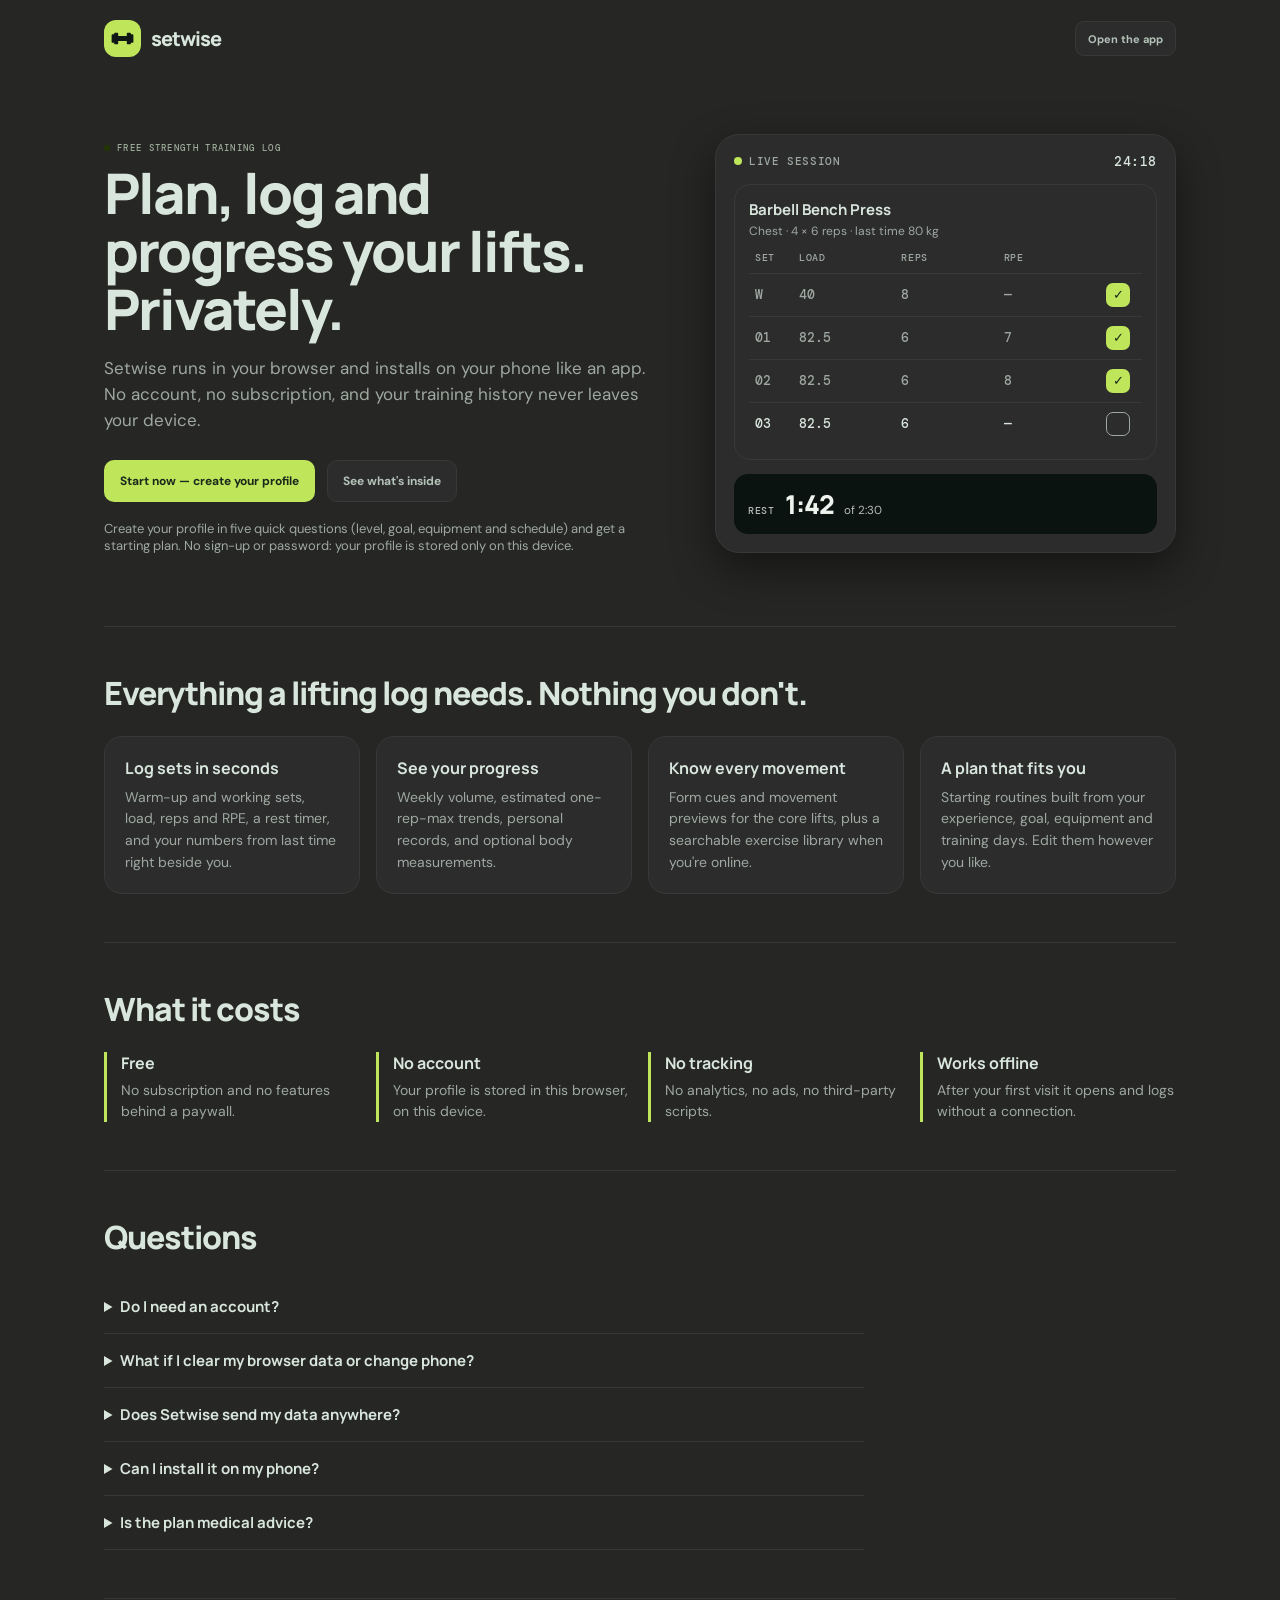
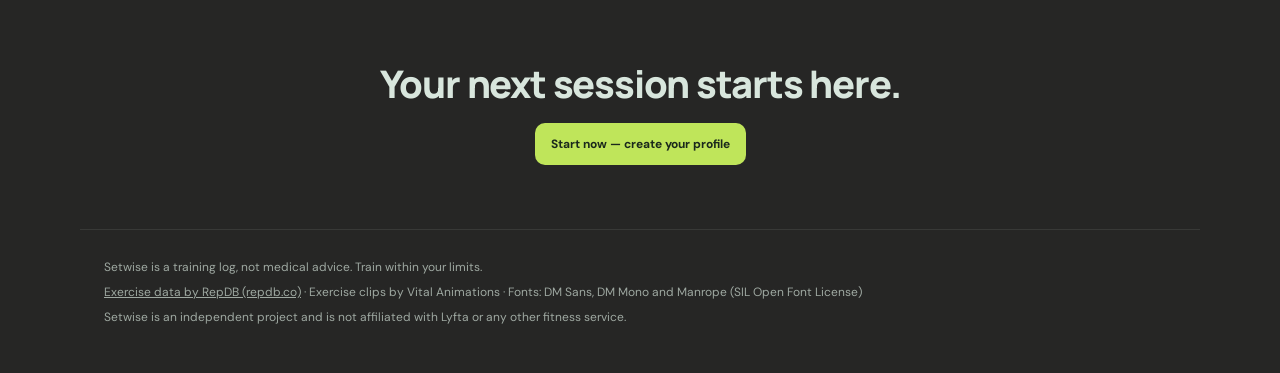
<file: index.html>
<!doctype html>
<html lang="en">
<head>
  <meta charset="utf-8">
  <meta name="viewport" content="width=device-width, initial-scale=1, viewport-fit=cover">
  <meta name="theme-color" content="#0e1310" media="(prefers-color-scheme: dark)">
  <meta name="theme-color" content="#eff1ed" media="(prefers-color-scheme: light)">
  <meta name="theme-color" content="#0e1310">
  <meta name="description" content="Setwise is a free strength training log that runs in your browser and installs on your phone. Plan routines, log sets, track progress. No account, and your training data never leaves your device.">
  <title>Setwise — a free, private strength training log</title>
  <link rel="icon" href="./icon.svg" type="image/svg+xml">
  <link rel="manifest" href="./manifest.webmanifest">
  <script>/* In a browser this page always shows, so everyone can see it and press Start now.
     Only the INSTALLED app skips it: older installs still launch the old start URL "./",
     and opening a marketing page every time you launch an app would be wrong. That case
     is detected by display-mode (standalone) plus stored data, before first paint.
     ?landing=1 shows this page even in the installed app (Settings -> Open home page). */
    try{
      var d=localStorage.getItem("setwise-personal-v1");
      var installed=(window.matchMedia&&matchMedia("(display-mode: standalone)").matches)||navigator.standalone===true;
      if(d!==null&&installed&&!/[?&]landing=1(&|$)/.test(location.search)){location.replace("./app.html"+location.hash);}
      var p=JSON.parse(d||"{}");
      document.documentElement.setAttribute("data-theme",(p.preferences&&p.preferences.theme)==="light"?"light":"dark");
    }catch(e){document.documentElement.setAttribute("data-theme","dark");}</script>
  <link rel="stylesheet" href="./styles.css">
  <link rel="stylesheet" href="./landing.css">
</head>
<body class="landing">
  <header class="lp-header">
    <a class="lp-brand" href="./" aria-label="Setwise home">
      <span class="brand-mark" aria-hidden="true"><svg viewBox="0 0 32 32"><path d="M7 10h3v12H7zM22 10h3v12h-3zM10 14h12v4H10zM4 12h3v8H4zM25 12h3v8h-3z" fill="currentColor"/></svg></span>
      <strong>setwise</strong>
    </a>
    <a class="button button-secondary button-small" href="./app.html">Open the app</a>
  </header>

  <main>
    <section class="lp-hero">
      <div class="lp-hero-copy">
        <p class="eyebrow"><i class="dot"></i>FREE STRENGTH TRAINING LOG</p>
        <h1>Plan, log and progress your lifts. Privately.</h1>
        <p class="lp-lead">Setwise runs in your browser and installs on your phone like an app. No account, no subscription, and your training history never leaves your device.</p>
        <div class="lp-cta">
          <a class="button button-primary" href="./app.html?setup=1" data-start-now>Start now — create your profile</a>
          <a class="button button-secondary" href="#features">See what's inside</a>
        </div>
        <p class="lp-note">Create your profile in five quick questions (level, goal, equipment and schedule) and get a starting plan. No sign-up or password: your profile is stored only on this device.</p>
      </div>

      <!-- Product visual: plain HTML and CSS, deliberately no third-party imagery. -->
      <div class="lp-mock" aria-hidden="true">
        <div class="lp-mock-head">
          <span class="lp-live"><i></i>Live session</span><span class="lp-clock">24:18</span>
        </div>
        <div class="lp-mock-card">
          <div class="lp-mock-title"><strong>Barbell Bench Press</strong><small>Chest · 4 × 6 reps · last time 80 kg</small></div>
          <div class="lp-mock-row lp-mock-labels"><span>SET</span><span>LOAD</span><span>REPS</span><span>RPE</span><span></span></div>
          <div class="lp-mock-row is-done"><span>W</span><span>40</span><span>8</span><span>—</span><span class="lp-tick">✓</span></div>
          <div class="lp-mock-row is-done"><span>01</span><span>82.5</span><span>6</span><span>7</span><span class="lp-tick">✓</span></div>
          <div class="lp-mock-row is-done"><span>02</span><span>82.5</span><span>6</span><span>8</span><span class="lp-tick">✓</span></div>
          <div class="lp-mock-row"><span>03</span><span>82.5</span><span>6</span><span>—</span><span class="lp-box"></span></div>
        </div>
        <div class="lp-mock-rest"><span>Rest</span><strong>1:42</strong><small>of 2:30</small></div>
      </div>
    </section>

    <section class="lp-features" id="features" aria-labelledby="features-title">
      <h2 id="features-title" class="lp-section-title">Everything a lifting log needs. Nothing you don't.</h2>
      <div class="lp-grid">
        <article class="lp-feature">
          <h3>Log sets in seconds</h3>
          <p>Warm-up and working sets, load, reps and RPE, a rest timer, and your numbers from last time right beside you.</p>
        </article>
        <article class="lp-feature">
          <h3>See your progress</h3>
          <p>Weekly volume, estimated one-rep-max trends, personal records, and optional body measurements.</p>
        </article>
        <article class="lp-feature">
          <h3>Know every movement</h3>
          <p>Form cues and movement previews for the core lifts, plus a searchable exercise library when you're online.</p>
        </article>
        <article class="lp-feature">
          <h3>A plan that fits you</h3>
          <p>Starting routines built from your experience, goal, equipment and training days. Edit them however you like.</p>
        </article>
      </div>
    </section>

    <section class="lp-cost" aria-labelledby="cost-title">
      <h2 id="cost-title" class="lp-section-title">What it costs</h2>
      <ul class="lp-cost-list">
        <li><strong>Free</strong><span>No subscription and no features behind a paywall.</span></li>
        <li><strong>No account</strong><span>Your profile is stored in this browser, on this device.</span></li>
        <li><strong>No tracking</strong><span>No analytics, no ads, no third-party scripts.</span></li>
        <li><strong>Works offline</strong><span>After your first visit it opens and logs without a connection.</span></li>
      </ul>
    </section>

    <section class="lp-faq" aria-labelledby="faq-title">
      <h2 id="faq-title" class="lp-section-title">Questions</h2>
      <details><summary>Do I need an account?</summary><p>No. Your profile, routines and history are saved in your browser on this device. There is no sign-up, email or password.</p></details>
      <details><summary>What if I clear my browser data or change phone?</summary><p>Because your data lives only on your device, clearing this site's data deletes it. Use <em>Settings &amp; backup → Export</em> in the app to save a copy, and import it on your new device.</p></details>
      <details><summary>Does Setwise send my data anywhere?</summary><p>Your training data is never uploaded. When you're online, the app downloads exercise illustrations from the RepDB catalog hosted on GitHub; those requests contain none of your training data, but like any web request they reach GitHub's servers.</p></details>
      <details><summary>Can I install it on my phone?</summary><p>Yes. In Chrome or Samsung Internet, open the app and choose <em>Install app</em> or <em>Add to Home screen</em>. On iPhone or iPad, use Safari's Share menu and choose <em>Add to Home Screen</em>.</p></details>
      <details><summary>Is the plan medical advice?</summary><p>No. Setwise suggests starting templates. If you have an injury or a health condition, check with a qualified professional before you start, and stop any movement that causes pain.</p></details>
    </section>

    <section class="lp-final">
      <h2>Your next session starts here.</h2>
      <a class="button button-primary" href="./app.html?setup=1" data-start-now>Start now — create your profile</a>
    </section>
  </main>

  <footer class="lp-footer">
    <p>Setwise is a training log, not medical advice. Train within your limits.</p>
    <p><a href="https://repdb.co" rel="nofollow">Exercise data by RepDB (repdb.co)</a> · Exercise clips by Vital Animations · Fonts: DM Sans, DM Mono and Manrope (SIL Open Font License)</p>
    <p>Setwise is an independent project and is not affiliated with Lyfta or any other fitness service.</p>
  </footer>
</body>
</html>
</file>
<file: styles.css>
/* Self-hosted webfonts (SIL Open Font License, texts in assets/fonts/). Same-origin, so
   no visitor IP reaches a font CDN, and precached by sw.js so they work offline. */
@font-face{font-family:'DM Sans';src:url('./assets/fonts/dm-sans-var.woff2') format('woff2');font-weight:100 1000;font-style:normal;font-display:swap}
@font-face{font-family:Manrope;src:url('./assets/fonts/manrope-var.woff2') format('woff2');font-weight:200 800;font-style:normal;font-display:swap}
@font-face{font-family:'DM Mono';src:url('./assets/fonts/dm-mono-400.woff2') format('woff2');font-weight:400;font-style:normal;font-display:swap}
@font-face{font-family:'DM Mono';src:url('./assets/fonts/dm-mono-500.woff2') format('woff2');font-weight:500;font-style:normal;font-display:swap}
/* Colour tokens, generated from the stylesheet's own palette.
   Each colour is tokenised PER ROLE (s=surface, t=text, b=border) because the same
   light grey can be a page background in one rule and text on a dark card in another;
   those need opposite treatment in dark mode. Dark is the default theme here, and
   [data-theme="light"] restores the original light palette exactly. */
:root{--s1:#262625;--s2:#0a130f;--t1:#f4f7f2;--s3:#bfe55a;--k1:#101714;--t2:#99a59c;--t3:#8d9990;--t4:#a6b1a8;--s4:#111c15;--t5:#ffffff;--s5:#16221b;--t6:#f7faef;--s6:#16231b;--t7:#b8c3b9;--s7:#0f1a13;--b1:#1c261f;--t8:#bfe55a;--t9:#e4eadf;--t10:#9ca89e;--b2:#1e2520;--s8:#1e2d1e;--t11:#97a59c;--t12:#9ca99f;--s9:#17221c;--b3:#383937;--sa10:rgba(14,19,16,.92);--t13:#a0a8a1;--t14:#a2a7a1;--t15:#afbcb3;--t16:#9ca9a0;--s11:#183a00;--t17:#9ba99e;--k2:#1b291c;--s12:#d4f481;--s13:#2c2c2c;--t18:#b4c3b9;--b4:#2e342b;--s14:#2a2a29;--s15:#16241a;--t19:#a4a7a1;--s16:#1b2d1d;--t20:#9baa9e;--s17:#2b2726;--t21:#f29184;--b5:#3f3331;--t22:#9ea8a1;--t23:#9caa98;--s18:#213600;--s19:#0c1912;--t24:#aec07d;--t25:#a8b3aa;--t26:#9fa8a1;--t27:#a0a89e;--t28:#9fa89f;--s20:#20211e;--s21:#213900;--b6:#313a21;--t29:#9da99f;--s22:#252623;--t30:#b2c688;--t31:#9ea8a0;--t32:#a0a8a1;--t33:#9fa8a0;--t34:#b3c688;--t35:#a0a8a0;--t36:#a4a7a2;--t37:#c5df8c;--t38:#c1d0c2;--s23:#233400;--b7:#3a3a39;--b8:#33382c;--s24:#22241d;--t39:#b0c887;--s25:#24211c;--t40:#f0c695;--s26:#1f2224;--t41:#a9c5e3;--t42:#9fa8a0;--b9:#383936;--t43:#9fb480;--t44:#9da99f;--t45:#9baa9c;--b10:#3a3b39;--t46:#99b382;--t47:#9aaa9c;--t48:#a0a8a1;--t49:#a0a8a1;--t50:#a0a8a0;--t51:#a1a89e;--t52:#d8e6dd;--t53:#a0a8a0;--s27:#242523;--t54:#9eb191;--t55:#9fa89f;--t56:#a4b38c;--s28:#252524;--t57:#9ea99f;--t58:#b7cd8b;--t59:#9fa8a0;--t60:#b2c38a;--s29:#242620;--t61:#9cb381;--t62:#9eaca1;--t63:#a0a8a1;--s30:#22251e;--t64:#a2bc7e;--b11:#343733;--sa31:rgba(23,30,25,.6);--t65:#b9ce8f;--t66:#9ea89f;--t67:#9da99e;--t68:#a0a8a1;--t69:#a0a8a1;--s32:#242621;--t70:#9db192;--t71:#9baa92;--s33:#1d2e03;--s34:#2a3410;--b12:#4b5246;--t72:#9daa98;--s35:#282724;--t73:#d2c2a2;--b13:#35392e;--s36:#252722;--t74:#aeca7f;--t75:#9eaa93;--s37:#232422;--t76:#9fa89f;--b14:#353733;--s38:#0e1b12;--t77:#9baa9e;--t78:#cde69f;--t79:#9ea89f;--t80:#9fa89f;--b15:#3b3b3a;--s39:#2a2a2a;--t81:#a3b2a5;--b16:#353833;--b17:#42571f;--s40:#21241c;--t82:#9ab37e;--b18:#383a37;--t83:#9baa9a;--s41:#272824;--b19:#363934;--s42:#292a28;--b20:#393b35;--t84:#9ab37d;--b21:#2b3715;--t85:#9ba99e;--s43:#262725;--t86:#9ea99e;--s44:#252625;--t87:#9ca99e;--b22:#393a39;--t88:#9fa89f;--b23:#33392a;--s45:#292a25;--t89:#9db28a;--b24:#3f3331;--s46:#2b2827;--t90:#e89688;--t91:#9fa8a1;--t92:#acc683;--t93:#9ca99d;--s47:#252420;--t94:#f0cb8c;--b25:#373936;--sa48:rgba(23,30,25,.96);--t95:#9ab37d;--b26:#373934;--s49:#2a2a29;--b27:#373931;--t96:#adc287;--s50:#252624;--t97:#9ea89e;--t98:#a0b67f;--t99:#9da99f;--b28:#3f5812;--b29:#373a36;--t100:#b2c0a6;--t101:#d1e4ad;--s51:#282928;--s52:#232521;--t102:#9fa998;--t103:#9fa996;--s53:#283a01;--s54:#1f211b;--t104:#b0c38b;--s55:#0e1a12;--b30:#373934;--sa56:rgba(23,30,25,.9);--t105:#b1c29a;--b31:#35392f;--sa57:rgba(23,30,25,.94);--t106:#9eb282;--s58:#272824;--s59:#1d1f1a;--s60:#283d02;--t107:#9ea99d;--s61:#262724;--t108:#9da99b;--t109:#9da99e;--s62:#24231f;--t110:#d3b785;--t111:#9ea99e;--t112:#9aa9a0;--t113:#9ca99f;--t114:#c1d2c5;--t115:#a0a8a2;--t116:#f3b273;--t117:#e07c71;--t118:#8fa9d8;--accent:var(--t8);--accent-surface:var(--s3);--ink:var(--t52);--muted:var(--t22);--quiet:var(--t115);--line:var(--b3);--paper:var(--s1);--surface:var(--s13);--nav:var(--s2);--nav-muted:var(--t4);--warn:var(--t116);--danger:var(--t117);--info:var(--t118);--shadow:0 16px 44px rgba(0,0,0,.46);--radius:18px;color-scheme:dark;font-family:'DM Sans',sans-serif;color:var(--ink);background:var(--paper)}
:root[data-theme="light"]{--s1:#f4f5f1;--s2:#101714;--t1:#f4f7f2;--s3:#bfe55a;--k1:#101714;--t2:#849087;--t3:#6f7b72;--t4:#a6b1a8;--s4:#1c2720;--t5:#ffffff;--s5:#25312a;--t6:#f7faef;--s6:#26332b;--t7:#b8c3b9;--s7:#19241d;--b1:#28352c;--t8:#bfe55a;--t9:#e4eadf;--t10:#879389;--b2:#27312a;--s8:#344434;--t11:#829087;--t12:#647067;--s9:#26322b;--b3:#e8ebe6;--sa10:rgba(244,245,241,.92);--t13:#676f68;--t14:#696e68;--t15:#3c473f;--t16:#647067;--s11:#83b84c;--t17:#626f65;--k2:#1b291c;--s12:#cef174;--s13:#ffffff;--t18:#354139;--b4:#c6d2bf;--s14:#fbfcf8;--s15:#26342a;--t19:#6b6e69;--s16:#314332;--t20:#637066;--s17:#fff6f3;--t21:#a5473e;--b5:#f1d8d4;--t22:#666f69;--t23:#647160;--s18:#88aa45;--s19:#16221b;--t24:#aec07d;--t25:#a8b3aa;--t26:#676f69;--t27:#686f66;--t28:#676f67;--s20:#e9ede5;--s21:#8fb546;--b6:#d8e9b5;--t29:#657067;--s22:#f2f5ee;--t30:#5f7436;--t31:#666f68;--t32:#676f68;--t33:#676f68;--t34:#607436;--t35:#686f68;--t36:#6b6e69;--t37:#597622;--t38:#29352a;--s23:#8aa451;--b7:#eff1ed;--b8:#d8e3ca;--s24:#edf3df;--t39:#5c7534;--s25:#f4eddf;--t40:#8b6636;--s26:#e7eef4;--t41:#51708e;--t42:#676f68;--b9:#e8ece5;--t43:#5d743f;--t44:#657067;--t45:#536054;--b10:#f0f2ee;--t46:#597443;--t47:#556357;--t48:#676f68;--t49:#686f69;--t50:#686f68;--t51:#696f66;--t52:#17211b;--t53:#676f68;--s27:#f1f4ed;--t54:#4e6142;--t55:#676f67;--t56:#63724b;--s28:#f2f3f1;--t57:#667067;--t58:#5d7533;--t59:#676f68;--t60:#61743a;--s29:#f0f5e5;--t61:#5c7441;--t62:#4b584e;--t63:#676f68;--s30:#edf4e0;--t64:#5a7637;--b11:#dce2d8;--sa31:rgba(255,255,255,.6);--t65:#5e7535;--t66:#666f67;--t67:#657066;--t68:#686f69;--t69:#676f68;--s32:#f1f5e9;--t70:#33472a;--t71:#63715b;--s33:#718e4b;--s34:#99a96b;--b12:#b7c1af;--t72:#657060;--s35:#f9f6ed;--t73:#7a6c4d;--b13:#dfe8d1;--s36:#f3f7e9;--t74:#58762a;--t75:#66705c;--s37:#f0f2ed;--t76:#676f67;--b14:#dce0d8;--s38:#19261d;--t77:#637065;--t78:#5b752f;--t79:#666f67;--t80:#676f67;--b15:#f4f5f2;--s39:#fbfcfa;--t81:#455247;--b16:#dfe5db;--b17:#91ad60;--s40:#eaf2dc;--t82:#57723c;--b18:#e9ede7;--t83:#637162;--s41:#f5f8ef;--b19:#e4e9df;--s42:#f9fbf6;--b20:#edf2e5;--t84:#526c36;--b21:#c4dc95;--t85:#637065;--s43:#f4f6f1;--t86:#667066;--s44:#f3f5f1;--t87:#647066;--b22:#eef0ed;--t88:#676f67;--b23:#dae6c7;--s45:#f8fcef;--t89:#4b6039;--b24:#f0d6d2;--s46:#fff7f4;--t90:#9b4c41;--t91:#676f69;--t92:#5b7533;--t93:#59655a;--s47:#f5f1e6;--t94:#886829;--b25:#e6e9e4;--sa48:rgba(255,255,255,.96);--t95:#526d37;--b26:#e5eae0;--s49:#fbfcf9;--b27:#e5ebd8;--t96:#5e753a;--s50:#f2f5ef;--t97:#667066;--t98:#5d743e;--t99:#657067;--b28:#8eae51;--b29:#e8ede4;--t100:#637257;--t101:#60743e;--s51:#f8faf6;--s52:#eef3e9;--t102:#667061;--t103:#66705f;--s53:#a3bf64;--s54:#e7eedc;--t104:#5f743c;--s55:#18231c;--b30:#e7ebdf;--sa56:rgba(255,255,255,.88);--t105:#61734b;--b31:#dfe7d3;--sa57:rgba(255,255,255,.94);--t106:#596e3e;--s58:#f5f9ed;--s59:#e5ebdc;--s60:#a9c96b;--t107:#657065;--s61:#f4f7ee;--t108:#647063;--t109:#657066;--s62:#f3f0e5;--t110:#826a37;--t111:#667066;--t112:#627067;--t113:#647067;--t114:#26342a;--t115:#676f69;--t116:#f1a65b;--t117:#d8665a;--t118:#7798cf;--shadow:0 14px 40px rgba(25,37,28,.08);color-scheme:light}

*{box-sizing:border-box}body{margin:0;min-width:320px;min-height:100vh;background:var(--s1);font-size:14px}button,input,select,textarea{font:inherit}button{cursor:pointer}button:focus-visible,input:focus-visible,select:focus-visible,textarea:focus-visible{outline:3px solid rgba(108,144,47,.32);outline-offset:2px}svg{display:block;width:20px;height:20px;fill:none;stroke:currentColor;stroke-width:1.8;stroke-linecap:round;stroke-linejoin:round}.app-shell{min-height:100vh}.sidebar{position:fixed;z-index:15;inset:0 auto 0 0;width:246px;padding:25px 16px 16px;background:var(--s2);color:var(--t1);display:flex;flex-direction:column}.brand{display:flex;align-items:center;gap:11px;margin:0 0 36px 8px;color:inherit;text-decoration:none}.brand-mark{display:grid;place-items:center;width:37px;height:37px;border-radius:12px;background:var(--s3);color:var(--k1)}.brand-mark svg{width:27px;height:27px}.brand-copy{display:flex;flex-direction:column;line-height:1}.brand-copy strong,.mobile-brand strong{font:800 20px Manrope,sans-serif;letter-spacing:-1.1px}.brand-copy small{color:var(--t2);font:500 8px 'DM Mono',monospace;letter-spacing:1px;margin-top:5px}.sidebar-label{padding:0 11px;margin:0 0 10px;color:var(--t3);font:500 9px 'DM Mono',monospace;letter-spacing:1.3px}.primary-nav{display:grid;gap:5px}.nav-link{position:relative;display:flex;align-items:center;gap:12px;width:100%;height:43px;padding:0 12px;border:0;border-radius:10px;background:transparent;color:var(--t4);text-align:left;font-weight:600;font-size:13px;transition:background .18s,color .18s}.nav-link:hover{background:var(--s4);color:var(--t5)}.nav-link.active{background:var(--s5);color:var(--t6)}.nav-link.active:before{content:"";position:absolute;left:0;top:10px;bottom:10px;width:3px;border-radius:0 4px 4px 0;background:var(--s3)}.nav-icon,.top-action-icon span,.icon-button span{display:inline-grid;place-items:center;width:20px;height:20px}.nav-icon svg{width:18px;height:18px}.nav-count{display:grid;place-items:center;margin-left:auto;width:23px;height:20px;border-radius:6px;background:var(--s6);color:var(--t7);font:500 10px 'DM Mono',monospace}.nav-pulse{width:7px;height:7px;margin-left:auto;border-radius:50%;background:var(--s3);box-shadow:0 0 0 4px rgba(191,229,90,.12);display:none}.nav-pulse.on{display:block}.sidebar-bottom{margin-top:auto}.privacy-card{display:flex;gap:10px;align-items:flex-start;margin:0 2px 18px;padding:13px 11px;background:var(--s7);border:1px solid var(--b1);border-radius:12px}.privacy-icon{color:var(--t8);padding-top:1px}.privacy-icon svg{width:17px;height:17px}.privacy-card strong,.privacy-card small{display:block}.privacy-card strong{font-size:11px;color:var(--t9)}.privacy-card small{font-size:10px;color:var(--t10);margin-top:4px}.settings-link{margin-bottom:12px}.profile-row{display:flex;align-items:center;gap:10px;padding:14px 4px 2px;border-top:1px solid var(--b2)}.avatar{display:grid;place-items:center;width:32px;height:32px;border-radius:50%;background:var(--s8);color:var(--t8);font:700 13px Manrope}.profile-copy{flex:1;min-width:0}.profile-copy strong,.profile-copy small{display:block;white-space:nowrap;overflow:hidden;text-overflow:ellipsis}.profile-copy strong{font-size:11px}.profile-copy small{margin-top:4px;color:var(--t11);font-size:10px}.icon-button,.top-action-icon{display:grid;place-items:center;width:33px;height:33px;border:0;border-radius:9px;background:transparent;color:var(--t12)}.icon-button:hover,.top-action-icon:hover{background:var(--s9);color:var(--t5)}.icon-button svg{width:17px;height:17px}.main-area{min-height:100vh;margin-left:246px}.topbar{height:72px;position:sticky;z-index:10;top:0;display:flex;align-items:center;padding:0 40px;border-bottom:1px solid var(--b3);background:var(--sa10);backdrop-filter:blur(14px)}.breadcrumbs{display:flex;align-items:center;gap:11px;font-size:12px}.crumb-root{color:var(--t13)}.crumb-slash{color:var(--t14)}.breadcrumbs strong{font-size:12px;font-weight:700;color:var(--t15)}.top-actions{display:flex;align-items:center;gap:15px;margin-left:auto}.save-indicator{display:flex;align-items:center;gap:6px;color:var(--t16);font-size:10px}.save-indicator i{width:6px;height:6px;border-radius:50%;background:var(--s11)}.top-action-icon{display:none;color:var(--t17)}.button{display:inline-flex;align-items:center;justify-content:center;gap:8px;min-height:42px;padding:0 15px;border:1px solid transparent;border-radius:10px;font-weight:700;font-size:12px;transition:transform .14s,background .18s,border .18s}.button:hover{transform:translateY(-1px)}.button svg{width:16px;height:16px}.button-primary{background:var(--s3);color:var(--k2)}.button-primary:hover{background:var(--s12)}.button-small{min-height:35px;padding:0 12px;font-size:11px;border-radius:9px}.button-secondary{background:var(--s13);border-color:var(--b3);color:var(--t18)}.button-secondary:hover{border-color:var(--b4);background:var(--s14)}.button-dark{background:var(--s15);color:var(--t19)}.button-dark:hover{background:var(--s16)}.button-quiet{background:transparent;color:var(--t20)}.button-danger{background:var(--s17);color:var(--t21);border-color:var(--b5)}.content-wrap{max-width:1500px;margin:0 auto;padding:31px 40px 20px}.page-intro{display:flex;align-items:flex-end;justify-content:space-between;gap:20px;margin-bottom:24px}.page-intro h1{margin:4px 0 4px;font:700 27px Manrope,sans-serif;letter-spacing:-1px}.page-intro p{margin:0;color:var(--t22);font-size:12px}.eyebrow{display:flex;align-items:center;gap:7px;color:var(--t23);font:500 9px 'DM Mono',monospace;letter-spacing:1.3px;text-transform:uppercase}.eyebrow .dot{width:6px;height:6px;background:var(--s18);border-radius:50%}.intro-actions{display:flex;gap:8px}.grid{display:grid;gap:16px}.overview-hero{display:grid;grid-template-columns:minmax(0,1.5fr) minmax(250px,.68fr);gap:16px;margin-bottom:16px}.hero-card{position:relative;display:flex;min-height:232px;overflow:hidden;padding:27px 29px;border-radius:var(--radius);background:var(--s19);color:var(--t5)}.hero-card:after{content:"";position:absolute;right:-25px;top:-128px;width:320px;height:320px;border:1px solid rgba(198,234,116,.15);border-radius:50%;box-shadow:0 0 0 32px rgba(198,234,116,.035),0 0 0 64px rgba(198,234,116,.025)}.hero-content{position:relative;z-index:1;max-width:440px;display:flex;flex-direction:column;align-items:flex-start}.hero-card .eyebrow{color:var(--t24)}.hero-card h2{max-width:390px;margin:14px 0 9px;font:700 27px/1.14 Manrope,sans-serif;letter-spacing:-1.1px}.hero-card p{max-width:385px;margin:0 0 20px;color:var(--t25);font-size:12px;line-height:1.65}.hero-card .button{margin-top:auto}.hero-orbit{position:absolute;right:56px;top:52px;width:130px;height:130px;border:1px solid rgba(213,245,138,.44);border-radius:50%;display:grid;place-items:center;color:var(--t8)}.hero-orbit:before,.hero-orbit:after{content:"";position:absolute;border:1px solid rgba(213,245,138,.24);border-radius:50%}.hero-orbit:before{inset:13px}.hero-orbit:after{inset:27px}.hero-orbit svg{position:relative;z-index:1;width:50px;height:50px;stroke-width:1.4}.hero-orbit span{position:absolute;right:-8px;top:10px;width:13px;height:13px;border-radius:50%;background:var(--s3);box-shadow:0 0 0 5px rgba(191,229,90,.12)}.week-card{display:flex;flex-direction:column;justify-content:space-between;padding:21px 20px;border:1px solid var(--b3);border-radius:var(--radius);background:var(--s13)}.week-card-top{display:flex;align-items:flex-start;justify-content:space-between}.week-card h3{margin:0;font-size:12px}.week-card p{margin:5px 0 0;color:var(--t26);font-size:10px}.week-stats{display:flex;gap:13px;align-items:flex-end}.week-big{font:700 42px/1 Manrope,sans-serif;letter-spacing:-2.5px}.week-big small{font:500 11px 'DM Sans';letter-spacing:0;color:var(--t27);margin-left:4px}.week-target{display:grid;gap:5px;padding-bottom:4px}.week-target strong{font-size:10px}.week-target span{color:var(--t28);font-size:9px}.week-mark{display:flex;gap:8px;margin-top:14px}.week-mark i{height:5px;flex:1;border-radius:6px;background:var(--s20)}.week-mark i.done{background:var(--s21)}.week-mark i.today{box-shadow:0 0 0 2px var(--b6)}.metric-grid{grid-template-columns:repeat(4,minmax(0,1fr));margin-bottom:17px}.metric-card{position:relative;min-height:105px;padding:17px 18px;border:1px solid var(--b3);border-radius:15px;background:var(--s13)}.metric-card .metric-label{display:flex;align-items:center;justify-content:space-between;color:var(--t29);font-size:10px}.metric-card .metric-icon{display:grid;place-items:center;width:27px;height:27px;border-radius:8px;background:var(--s22);color:var(--t30)}.metric-card .metric-icon svg{width:15px;height:15px}.metric-value{margin-top:10px;font:700 24px/1 Manrope,sans-serif;letter-spacing:-.8px}.metric-value small{color:var(--t31);font:500 11px 'DM Sans';letter-spacing:0;margin-left:4px}.metric-sub{margin-top:6px;color:var(--t32);font-size:9px}.dashboard-grid{grid-template-columns:minmax(0,1.4fr) minmax(260px,.8fr);align-items:start}.panel{border:1px solid var(--b3);border-radius:var(--radius);background:var(--s13);overflow:hidden}.panel-head{display:flex;align-items:center;justify-content:space-between;padding:17px 19px 14px}.panel-title{margin:0;font:700 13px Manrope,sans-serif;letter-spacing:-.2px}.panel-subtitle{margin:5px 0 0;color:var(--t33);font-size:10px}.text-action{display:inline-flex;align-items:center;gap:5px;padding:4px 0;border:0;background:transparent;color:var(--t34);font-size:10px;font-weight:700}.text-action svg{width:14px;height:14px}.chart-holder{padding:3px 16px 12px}.chart-svg{width:100%;height:184px;overflow:visible}.chart-svg text{font:9px 'DM Mono',monospace;fill:var(--t35)}.chart-gridline{stroke:var(--t36);stroke-width:1}.chart-area{fill:url(#chartFill)}.chart-line{fill:none;stroke:var(--t37);stroke-width:2.3;stroke-linecap:round;stroke-linejoin:round}.chart-point{fill:var(--t5);stroke:var(--t37);stroke-width:2}.chart-tooltip{fill:var(--t38)}.chart-legend{display:flex;justify-content:space-between;align-items:center;margin:0 18px 16px;color:var(--t35);font-size:9px}.legend-label{display:flex;align-items:center;gap:6px}.legend-dot{width:7px;height:7px;border-radius:50%;background:var(--s23)}.routine-list{display:grid;gap:9px;padding:0 14px 15px}.routine-quick{display:flex;align-items:center;gap:10px;padding:11px;border:1px solid var(--b7);border-radius:12px;transition:border .15s,background .15s}.routine-quick:hover{border-color:var(--b8);background:var(--s14)}.routine-visual{display:grid;place-items:center;flex:none;width:39px;height:39px;border-radius:11px;background:var(--s24);color:var(--t39)}.routine-visual svg{width:19px;height:19px}.routine-quick:nth-child(3n+2) .routine-visual{background:var(--s25);color:var(--t40)}.routine-quick:nth-child(3n) .routine-visual{background:var(--s26);color:var(--t41)}.routine-info{min-width:0;flex:1}.routine-info strong{display:block;overflow:hidden;text-overflow:ellipsis;white-space:nowrap;font-size:11px}.routine-info small{display:block;margin-top:4px;color:var(--t42);font-size:9px}.routine-start{display:grid;place-items:center;width:30px;height:30px;border:1px solid var(--b9);border-radius:9px;background:var(--s13);color:var(--t43)}.routine-start svg{width:15px;height:15px}.empty-routine{padding:21px 15px;text-align:center;color:var(--t44)}.empty-routine strong{display:block;font-size:11px;color:var(--t45)}.empty-routine p{margin:6px 0 11px;font-size:10px;line-height:1.5}.recent-panel{margin-top:16px}.session-list{padding:0 17px 8px}.session-row{display:grid;grid-template-columns:38px minmax(0,1fr) auto auto;align-items:center;gap:12px;padding:11px 0;border-top:1px solid var(--b10)}.session-row:first-child{border-top:0}.session-date{display:grid;place-items:center;width:36px;height:38px;border-radius:9px;background:var(--s22);color:var(--t46);font:500 9px 'DM Mono',monospace;text-align:center;line-height:1.2}.session-main{min-width:0}.session-main strong{display:block;overflow:hidden;text-overflow:ellipsis;white-space:nowrap;font-size:11px}.session-main small{display:block;margin-top:4px;color:var(--t35);font-size:9px}.session-stat{text-align:right;font:500 10px 'DM Mono',monospace;color:var(--t47)}.session-stat small{display:block;margin-top:4px;color:var(--t48);font:400 8px 'DM Sans'}.session-chevron{color:var(--t49)}.session-chevron svg{width:15px;height:15px}.footer{display:flex;justify-content:space-between;gap:15px;padding:24px 1px 7px;color:var(--t50);font:400 8px 'DM Mono',monospace;letter-spacing:.5px}.footer b{margin:0 5px;color:var(--t51)}

/* Routine, exercise, history and metrics */
.section-toolbar{display:flex;align-items:center;gap:9px;flex-wrap:wrap;margin-bottom:16px}.search-box{position:relative;display:flex;align-items:center;flex:1;min-width:210px;max-width:410px}.search-box svg{position:absolute;left:12px;width:16px;height:16px;color:var(--t28)}.search-box input{width:100%;height:39px;padding:0 12px 0 38px;border:1px solid var(--b3);border-radius:10px;background:var(--s13);color:var(--t52);font-size:11px}.filter-select,.field input,.field select,.field textarea,.inline-select{height:39px;padding:0 11px;border:1px solid var(--b3);border-radius:9px;background:var(--s13);color:var(--t18);font-size:11px}.filter-select{min-width:125px}.toolbar-spacer{flex:1}.card-grid{display:grid;grid-template-columns:repeat(3,minmax(0,1fr));gap:13px}.routine-card{position:relative;display:flex;flex-direction:column;min-height:222px;padding:17px;border:1px solid var(--b3);border-radius:15px;background:var(--s13);transition:transform .15s,box-shadow .15s}.routine-card:hover{transform:translateY(-2px);box-shadow:var(--shadow)}.routine-card-top{display:flex;align-items:flex-start;justify-content:space-between}.routine-card .routine-visual{width:42px;height:42px}.routine-menu{display:flex;gap:4px}.small-icon-button{display:grid;place-items:center;width:29px;height:29px;border:0;border-radius:8px;background:transparent;color:var(--t53)}.small-icon-button:hover{background:var(--s27);color:var(--t54)}.small-icon-button svg{width:15px;height:15px}.routine-card h3{margin:14px 0 5px;font:700 15px Manrope,sans-serif;letter-spacing:-.3px}.routine-meta{color:var(--t55);font-size:10px}.routine-card-tags{display:flex;gap:5px;flex-wrap:wrap;margin-top:12px}.tag{display:inline-flex;align-items:center;min-height:22px;padding:0 8px;border-radius:6px;background:var(--s27);color:var(--t56);font-size:9px;font-weight:600}.tag.neutral{background:var(--s28);color:var(--t57)}.routine-card-bottom{display:flex;align-items:center;justify-content:space-between;margin-top:auto;padding-top:15px}.routine-card-bottom small{color:var(--t35);font-size:9px}.exercise-grid{display:grid;grid-template-columns:repeat(3,minmax(0,1fr));gap:10px}.exercise-card{display:flex;align-items:center;gap:11px;padding:13px;border:1px solid var(--b3);border-radius:13px;background:var(--s13)}.exercise-symbol{display:grid;place-items:center;flex:none;width:39px;height:39px;border-radius:11px;background:var(--s27);color:var(--t58)}.exercise-symbol svg{width:20px;height:20px}.exercise-card-main{min-width:0;flex:1}.exercise-card-main strong{display:block;overflow:hidden;text-overflow:ellipsis;white-space:nowrap;font-size:11px}.exercise-card-main small{display:block;overflow:hidden;text-overflow:ellipsis;white-space:nowrap;margin-top:4px;color:var(--t59);font-size:9px}.exercise-card .small-icon-button{flex:none}.muscle-chip{color:var(--t60);background:var(--s29)}.history-row{display:grid;grid-template-columns:42px minmax(0,1fr) auto auto;align-items:center;gap:13px;padding:14px 18px;border-top:1px solid var(--b7)}.history-row:first-child{border-top:0}.date-block{display:grid;place-items:center;width:40px;height:43px;border-radius:10px;background:var(--s22);color:var(--t61);text-align:center;font:500 9px 'DM Mono',monospace;line-height:1.25}.history-copy{min-width:0}.history-copy strong{display:block;font-size:12px}.history-copy small{display:block;margin-top:5px;color:var(--t42);font-size:9px}.history-numbers{display:flex;gap:20px}.history-numbers div{text-align:right;color:var(--t62);font:500 11px 'DM Mono',monospace}.history-numbers small{display:block;margin-top:4px;color:var(--t63);font:400 8px 'DM Sans'}.status-pill{padding:5px 8px;border-radius:6px;background:var(--s30);color:var(--t64);font-size:9px;font-weight:700}.empty-state{padding:46px 20px;text-align:center;border:1px dashed var(--b11);border-radius:15px;background:var(--sa31)}.empty-state-icon{display:grid;place-items:center;margin:0 auto 12px;width:46px;height:46px;border-radius:14px;background:var(--s24);color:var(--t65)}.empty-state-icon svg{width:22px;height:22px}.empty-state h3{margin:0;font:700 14px Manrope,sans-serif}.empty-state p{max-width:360px;margin:7px auto 16px;color:var(--t66);font-size:11px;line-height:1.6}.metric-wide{grid-column:span 2}.metric-side{grid-column:span 1}.chart-controls{display:flex;align-items:center;gap:8px}.body-chart{padding:5px 17px 16px}.body-entry-form{display:grid;grid-template-columns:repeat(5,minmax(0,1fr)) auto;gap:8px;align-items:end;padding:16px;border-bottom:1px solid var(--b7)}.field{display:grid;gap:6px;min-width:0}.field label{color:var(--t67);font-size:9px;font-weight:700}.field input,.field select,.field textarea{width:100%}.field input::placeholder,.field textarea::placeholder{color:var(--t68)}.field textarea{height:auto;min-height:82px;padding:10px;resize:vertical}.measurement-history{padding:0 17px}.measurement-history .history-row{padding:11px 0}.data-empty{padding:18px;color:var(--t69);text-align:center;font-size:10px}.tool-grid{display:grid;grid-template-columns:repeat(2,minmax(0,1fr));gap:15px}.tool-card{padding:19px;border:1px solid var(--b3);border-radius:16px;background:var(--s13)}.tool-card-head{display:flex;gap:11px;align-items:center;margin-bottom:17px}.tool-card-head .routine-visual{width:39px;height:39px}.tool-card-head h3{margin:0;font:700 13px Manrope,sans-serif}.tool-card-head p{margin:4px 0 0;color:var(--t55);font-size:9px}.tool-form{display:grid;grid-template-columns:repeat(2,minmax(0,1fr));gap:10px}.tool-result{margin-top:14px;padding:14px;border-radius:12px;background:var(--s32)}.tool-result strong{display:block;font:700 27px Manrope,sans-serif;letter-spacing:-1px;color:var(--t70)}.tool-result small{display:block;margin-top:4px;color:var(--t71);font-size:9px}.plate-result{display:flex;gap:4px;align-items:center;flex-wrap:wrap;margin-top:13px}.plate{display:grid;place-items:center;min-width:28px;height:36px;padding:0 5px;border-radius:5px;background:var(--s33);color:var(--t5);font:500 9px 'DM Mono',monospace}.plate:nth-child(2n){background:var(--s34)}.bar-badge{padding:8px 10px;border:1px dashed var(--b12);border-radius:6px;color:var(--t72);font:500 9px 'DM Mono',monospace}.disclaimer{margin:15px 0 0;padding:11px 13px;border-radius:10px;background:var(--s35);color:var(--t73);font-size:9px;line-height:1.5}.settings-grid{display:grid;grid-template-columns:minmax(0,1.2fr) minmax(270px,.8fr);gap:15px}.settings-panel{padding:18px 19px}.settings-row{display:flex;align-items:center;justify-content:space-between;gap:18px;padding:14px 0;border-top:1px solid var(--b7)}.settings-row:first-of-type{margin-top:9px}.settings-row strong{display:block;font-size:11px}.settings-row small{display:block;margin-top:4px;color:var(--t55);font-size:9px;line-height:1.5}.backup-actions{display:flex;flex-wrap:wrap;gap:8px;margin-top:14px}.privacy-note{padding:17px;border:1px solid var(--b13);border-radius:14px;background:var(--s36)}.privacy-note h3{display:flex;align-items:center;gap:8px;margin:0 0 8px;font:700 12px Manrope,sans-serif}.privacy-note h3 svg{width:16px;height:16px;color:var(--t74)}.privacy-note p{margin:0;color:var(--t75);font-size:10px;line-height:1.65}.privacy-note .tag{margin-top:13px}.settings-danger{margin-top:15px}.unit-toggle{display:flex;padding:3px;border-radius:8px;background:var(--s37)}.unit-toggle button{height:26px;padding:0 9px;border:0;border-radius:6px;background:transparent;color:var(--t76);font-size:9px;font-weight:700}.unit-toggle button.selected{background:var(--s13);color:var(--t18);box-shadow:0 1px 4px var(--b14)}.trainer-layout{display:grid;grid-template-columns:minmax(0,1fr) 260px;gap:15px;align-items:start}.active-banner{display:flex;align-items:center;justify-content:space-between;gap:16px;margin-bottom:15px;padding:15px 17px;border-radius:14px;background:var(--s38);color:var(--t5)}.active-banner-left{display:flex;align-items:center;gap:12px}.live-indicator{width:9px;height:9px;border-radius:50%;background:var(--s3);box-shadow:0 0 0 5px rgba(191,229,90,.13)}.active-banner h2{margin:0;font:700 15px Manrope,sans-serif}.active-banner small{display:block;margin-top:5px;color:var(--t77);font-size:9px}.workout-clock{color:var(--t78);font:500 13px 'DM Mono',monospace}.trainer-exercise{margin-bottom:11px}.trainer-exercise-head{display:flex;align-items:center;gap:12px;padding:14px 16px;border-bottom:1px solid var(--b7)}.trainer-exercise-head .exercise-symbol{width:35px;height:35px}.trainer-exercise-head .exercise-card-main{flex:1}.trainer-exercise-head strong{font-size:12px}.trainer-exercise-head small{color:var(--t79);font-size:9px}.set-table{width:100%;border-collapse:collapse}.set-table th{padding:9px 8px;color:var(--t80);font:500 8px 'DM Mono',monospace;text-align:center;text-transform:uppercase}.set-table td{padding:6px 7px;text-align:center}.set-table tr+tr td{border-top:1px solid var(--b15)}.set-number{width:34px;color:var(--t80);font:500 9px 'DM Mono',monospace}.set-input{width:72px;height:31px;padding:0 8px;border:1px solid var(--b9);border-radius:7px;background:var(--s39);text-align:center;color:var(--t81);font:500 10px 'DM Mono',monospace}.set-input:focus{background:var(--s13)}.set-done{width:27px;height:27px;border:1px solid var(--b16);border-radius:8px;background:var(--s13);color:transparent}.set-done svg{width:13px;height:13px}.set-done.done{border-color:var(--b17);background:var(--s40);color:var(--t82)}.set-footer{display:flex;justify-content:space-between;align-items:center;padding:7px 14px 11px}.set-footer small{color:var(--t48);font-size:9px}.trainer-actions{display:flex;gap:7px}.trainer-actions button{height:28px;padding:0 9px;border:1px solid var(--b18);border-radius:7px;background:var(--s13);color:var(--t83);font-size:9px}.trainer-actions button:hover{background:var(--s41)}.exercise-picker{padding:15px}.exercise-picker .search-box{max-width:none;margin-bottom:10px}.picker-list{max-height:310px;overflow:auto;display:grid;gap:5px}.picker-item{display:flex;align-items:center;gap:10px;width:100%;padding:9px;border:1px solid transparent;border-radius:9px;background:var(--s13);text-align:left}.picker-item:hover{border-color:var(--b19);background:var(--s42)}.picker-item .exercise-symbol{width:32px;height:32px}.picker-item strong{display:block;font-size:10px}.picker-item small{display:block;margin-top:3px;color:var(--t55);font-size:8px}.trainer-side-card{padding:17px}.trainer-side-card h3{margin:0;font:700 12px Manrope,sans-serif}.trainer-side-card .panel-subtitle{margin-bottom:14px}.rest-clock{display:grid;place-items:center;margin:10px auto 13px;width:116px;height:116px;border:6px solid var(--b20);border-radius:50%;color:var(--t84);font:700 25px Manrope,sans-serif;letter-spacing:-1px}.rest-clock.active{border-color:var(--b21)}.rest-controls{display:flex;justify-content:center;gap:6px}.rest-controls button{min-width:42px;height:31px;border:1px solid var(--b9);border-radius:8px;background:var(--s13);color:var(--t85);font-size:9px}.workout-note{width:100%;min-height:80px;padding:10px;border:1px solid var(--b3);border-radius:9px;resize:vertical;font-size:10px}.training-summary{display:grid;grid-template-columns:repeat(3,1fr);gap:7px;margin:13px 0}.summary-mini{padding:10px 8px;border-radius:9px;background:var(--s43);text-align:center}.summary-mini strong{display:block;font:700 14px Manrope,sans-serif}.summary-mini small{display:block;margin-top:4px;color:var(--t86);font-size:8px}.rest-note{margin:12px 0 0;color:var(--t53);font-size:9px;line-height:1.5}.modal-backdrop{position:fixed;z-index:40;inset:0;display:grid;place-items:center;padding:18px;background:rgba(11,17,13,.52);backdrop-filter:blur(4px)}.modal{width:min(560px,100%);max-height:90vh;overflow:auto;border-radius:17px;background:var(--s13);box-shadow:0 25px 80px rgba(0,0,0,.25)}.modal.modal-wide{width:min(720px,100%)}.modal-head{position:sticky;top:0;z-index:1;display:flex;justify-content:space-between;align-items:center;padding:17px 20px;border-bottom:1px solid var(--b3);background:var(--s13)}.modal-head h2{margin:0;font:700 15px Manrope,sans-serif}.modal-close{display:grid;place-items:center;width:30px;height:30px;border:0;border-radius:8px;background:var(--s44);color:var(--t87)}.modal-close svg{width:15px;height:15px}.modal-body{padding:18px 20px}.modal-footer{display:flex;justify-content:flex-end;gap:8px;padding:13px 20px;border-top:1px solid var(--b22);background:var(--s39)}.form-grid{display:grid;grid-template-columns:repeat(2,minmax(0,1fr));gap:11px}.form-grid .full{grid-column:1/-1}.routine-edit-list{display:grid;gap:7px;margin:14px 0}.routine-edit-row{display:grid;grid-template-columns:minmax(0,1fr) 74px 78px 30px;gap:7px;align-items:center}.routine-edit-row select,.routine-edit-row input{width:100%;height:34px;padding:0 8px;border:1px solid var(--b3);border-radius:8px;background:var(--s13);font-size:9px}.routine-edit-row .small-icon-button{justify-self:center}.modal-hint{margin:5px 0 0;color:var(--t88);font-size:9px;line-height:1.5}.modal .field{margin-bottom:2px}.toast-root{position:fixed;z-index:60;right:22px;bottom:22px;display:grid;gap:8px}.toast{display:flex;align-items:center;gap:9px;min-width:210px;max-width:340px;padding:12px 14px;border:1px solid var(--b23);border-radius:11px;background:var(--s45);color:var(--t89);box-shadow:var(--shadow);font-size:11px;font-weight:600;animation:toast-in .2s ease-out}.toast svg{width:16px;height:16px}.toast.error{border-color:var(--b24);background:var(--s46);color:var(--t90)}@keyframes toast-in{from{opacity:0;transform:translateY(7px)}to{opacity:1;transform:translateY(0)}}.mobile-brand,.mobile-dock{display:none}.subtle{color:var(--t91)}.mono{font-family:'DM Mono',monospace}.accent{color:var(--t92)}.chart-select{height:30px;padding:0 8px;border:1px solid var(--b3);border-radius:7px;background:var(--s13);color:var(--t93);font-size:9px}.pr-list{display:grid;gap:9px;padding:0 17px 17px}.pr-item{display:flex;align-items:center;gap:9px}.pr-medal{display:grid;place-items:center;width:27px;height:27px;border-radius:8px;background:var(--s47);color:var(--t94)}.pr-medal svg{width:14px;height:14px}.pr-copy{flex:1;min-width:0}.pr-copy strong{display:block;overflow:hidden;text-overflow:ellipsis;white-space:nowrap;font-size:10px}.pr-copy small{display:block;margin-top:3px;color:var(--t69);font-size:8px}.pr-value{text-align:right;font:500 10px 'DM Mono',monospace}.pr-value small{display:block;margin-top:3px;color:var(--t69);font:400 8px 'DM Sans'}

@media(max-width:1180px){.sidebar{width:218px}.main-area{margin-left:218px}.topbar{padding:0 28px}.content-wrap{padding:26px 28px 18px}.hero-orbit{right:28px;width:112px;height:112px}.hero-card h2{font-size:24px}.card-grid,.exercise-grid{grid-template-columns:repeat(2,minmax(0,1fr))}.metric-grid{grid-template-columns:repeat(2,minmax(0,1fr))}.body-entry-form{grid-template-columns:repeat(3,minmax(0,1fr))}.body-entry-form .button{align-self:end}.trainer-layout{grid-template-columns:minmax(0,1fr) 230px}}
@media(max-width:900px){.sidebar{width:72px;padding:20px 10px}.brand{justify-content:center;margin:0 0 30px}.brand-copy,.sidebar-label,.nav-link>span:not(.nav-icon):not(.nav-pulse):not(.nav-count),.privacy-card,.profile-copy,.profile-settings,.settings-link .nav-pulse{display:none}.primary-nav{gap:8px}.nav-link{justify-content:center;padding:0;height:43px}.nav-link.active:before{left:-10px}.nav-icon{width:22px;height:22px}.nav-count{position:absolute;right:2px;top:2px;width:15px;height:15px;font-size:8px}.nav-pulse{position:absolute;right:5px;top:3px;width:6px;height:6px}.sidebar-bottom{display:flex;flex-direction:column;align-items:center}.settings-link{display:flex;margin:0 0 12px}.settings-link .nav-icon{display:inline-grid}.profile-row{justify-content:center;width:100%;padding-top:13px}.main-area{margin-left:72px}.hero-orbit{opacity:.5;right:20px}.dashboard-grid{grid-template-columns:minmax(0,1.2fr) minmax(220px,.8fr)}.trainer-layout{grid-template-columns:1fr}.trainer-side{display:grid;grid-template-columns:repeat(2,minmax(0,1fr));gap:10px}.trainer-side .trainer-side-card:last-child{grid-column:span 2}}
@media(max-width:680px){body{padding-bottom:70px}.sidebar{display:none}.main-area{margin:0}.topbar{height:59px;padding:0 15px}.breadcrumbs{display:none}.mobile-brand{display:flex;align-items:center;gap:8px}.mobile-brand .brand-mark{width:30px;height:30px;border-radius:9px}.mobile-brand .brand-mark svg{width:22px;height:22px}.mobile-brand strong{font-size:18px}.top-actions{gap:7px}.save-indicator{display:none}.top-action-icon{display:grid}.top-actions .button{min-height:33px;padding:0 10px;font-size:10px}.content-wrap{padding:21px 14px 15px}.page-intro{align-items:flex-start;margin-bottom:17px}.page-intro h1{font-size:23px}.page-intro p{max-width:290px;font-size:10px;line-height:1.5}.page-intro .button{min-height:36px;padding:0 10px;font-size:10px}.overview-hero{grid-template-columns:1fr;gap:10px;margin-bottom:10px}.hero-card{min-height:207px;padding:22px 20px}.hero-card h2{max-width:260px;font-size:24px}.hero-card p{max-width:265px;font-size:10px}.hero-orbit{right:13px;top:48px;width:86px;height:86px;opacity:.38}.hero-orbit svg{width:35px;height:35px}.week-card{min-height:124px;padding:15px 17px}.week-big{font-size:35px}.week-mark{margin-top:9px}.metric-grid{gap:8px;margin-bottom:10px}.metric-card{min-height:94px;padding:13px}.metric-card .metric-label{font-size:9px}.metric-card .metric-icon{width:23px;height:23px}.metric-value{font-size:20px}.metric-sub{font-size:8px}.dashboard-grid{grid-template-columns:1fr;gap:10px}.panel-head{padding:15px 15px 12px}.chart-svg{height:158px}.routine-list{padding:0 11px 12px}.routine-quick{padding:9px}.routine-visual{width:35px;height:35px}.recent-panel{margin-top:10px}.session-list{padding:0 13px 7px}.session-row{grid-template-columns:34px minmax(0,1fr) auto;gap:9px}.session-date{width:33px;height:35px}.session-stat{font-size:9px}.session-stat:last-of-type{display:none}.session-chevron{display:none}.footer{padding-top:20px;flex-direction:column;gap:6px;font-size:7px}.mobile-dock{position:fixed;z-index:25;inset:auto 0 0;display:flex;justify-content:space-around;gap:2px;padding:8px 5px max(8px,env(safe-area-inset-bottom));border-top:1px solid var(--b25);background:var(--sa48);backdrop-filter:blur(14px)}.dock-link{display:grid;justify-items:center;gap:4px;flex:1;padding:3px 0;border:0;background:transparent;color:var(--t79);font-size:8px;font-weight:600}.dock-link svg{width:19px;height:19px}.dock-link.active{color:var(--t95)}.section-toolbar{gap:7px}.search-box{min-width:100%;max-width:none;order:-1}.filter-select{flex:1;min-width:0;height:35px}.section-toolbar>.button{min-height:35px}.toolbar-spacer{display:none}.card-grid,.exercise-grid{grid-template-columns:1fr}.routine-card{min-height:190px}.history-row{grid-template-columns:36px minmax(0,1fr) auto;gap:9px;padding:12px}.date-block{width:35px;height:38px}.history-numbers{gap:9px}.history-numbers div{font-size:9px}.history-numbers div:nth-child(2){display:none}.status-pill{font-size:8px}.metric-wide,.metric-side{grid-column:span 1}.body-entry-form{grid-template-columns:repeat(2,minmax(0,1fr));padding:12px}.body-entry-form .field:first-child{grid-column:span 2}.body-entry-form .button{width:100%}.tool-grid,.settings-grid{grid-template-columns:1fr}.tool-card{padding:15px}.tool-card .tool-form{grid-template-columns:repeat(2,minmax(0,1fr))}.active-banner{padding:12px}.active-banner h2{font-size:13px}.workout-clock{font-size:11px}.trainer-side{grid-template-columns:1fr}.trainer-side .trainer-side-card:last-child{grid-column:span 1}.set-input{width:58px;height:29px}.set-table th{font-size:7px}.trainer-exercise-head{padding:12px}.set-table td{padding:5px 3px}.set-footer{padding:7px 10px 10px}.toast-root{left:12px;right:12px;bottom:82px}.toast{min-width:0}.modal-backdrop{padding:9px}.modal{max-height:94vh}.modal-body{padding:15px}.modal-head,.modal-footer{padding-left:15px;padding-right:15px}.routine-edit-row{grid-template-columns:minmax(0,1fr) 54px 60px 27px;gap:4px}.routine-edit-row select,.routine-edit-row input{height:32px;padding:0 5px;font-size:8px}}
@media(prefers-reduced-motion:reduce){*,*::before,*::after{animation-duration:.01ms!important;animation-iteration-count:1!important;scroll-behavior:auto!important;transition-duration:.01ms!important}}
.body-entry-form .full{grid-column:1/-1}
.movement-guide{margin:15px 0 12px;padding:14px;border:1px solid var(--b26);border-radius:14px;background:var(--s49)}.movement-guide-head{display:flex;align-items:center;justify-content:space-between;gap:10px;margin-bottom:10px}.movement-guide-head>div{display:grid;gap:5px}.movement-guide-head .eyebrow{font-size:8px}.movement-guide-head strong{font:700 12px Manrope,sans-serif}.demo-badge{padding:5px 7px;border:1px solid var(--b27);border-radius:6px;background:var(--s36);color:var(--t96);font:500 7px 'DM Mono',monospace;letter-spacing:.45px}.demo-disclaimer{margin:5px 0 10px;color:var(--t97);font-size:8px;line-height:1.45}.form-steps{display:grid;gap:7px;margin:0;padding:0;list-style:none}.form-steps li{display:flex;align-items:flex-start;gap:8px}.form-steps li>span{display:grid;place-items:center;flex:none;width:17px;height:17px;border-radius:6px;background:var(--s24);color:var(--t98);font:500 8px 'DM Mono',monospace}.form-steps p{margin:1px 0 0;color:var(--t99);font-size:9px;line-height:1.45}.trainer-exercise-head .small-icon-button{flex:none}.trainer-exercise-head .exercise-card-main{flex:1}.exercise-card .howto-button{flex:none;min-height:29px;padding:0 8px;white-space:nowrap;font-size:9px}.trainer-exercise-head .howto-button{flex:none;min-height:29px;padding:0 8px;white-space:nowrap;font-size:9px}.exercise-card .howto-button:focus-visible,.trainer-exercise-head .howto-button:focus-visible{outline:2px solid var(--b28);outline-offset:2px}



.trainer-exercise .movement-guide-inline+.set-table{border-top:0}
.visual-loading-dot{width:8px;height:8px;border-radius:50%;background:var(--s53);box-shadow:0 0 0 5px rgba(163,191,100,.12);animation:visual-pulse 1.4s ease-in-out infinite}
.scene-empty-mark{display:grid;place-items:center;width:26px;height:26px;flex:none;border-radius:8px;background:var(--s54);color:var(--t104);font-size:14px}
@keyframes visual-pulse{50%{opacity:.45;transform:scale(.85)}}
.movement-guide-inline{grid-template-columns:minmax(190px,.95fr) minmax(220px,1.05fr);grid-template-rows:auto auto auto;gap:0 16px}
.movement-guide-inline .movement-guide-head{grid-column:1/-1;grid-row:1}
.movement-guide-inline .movement-scene{grid-column:1;grid-row:2 / span 2;align-self:start}
.movement-guide-inline .demo-disclaimer{grid-column:2;grid-row:2;margin:0 0 10px}
.movement-guide-inline .form-steps{grid-column:2;grid-row:3;align-content:start}
.movement-guide-inline .movement-guide-head strong{font-size:11px}
.movement-guide-inline .form-steps li{gap:7px}
.movement-guide-inline .form-steps p{font-size:9px}
@media(max-width:760px){.trainer-exercise .movement-guide-inline{grid-template-columns:1fr;grid-template-rows:auto;gap:0;padding:11px 12px}.movement-guide-inline .movement-guide-head,.movement-guide-inline .movement-scene,.movement-guide-inline .demo-disclaimer,.movement-guide-inline .form-steps{grid-column:1;grid-row:auto}.movement-guide-inline .movement-scene{margin-bottom:6px}.movement-guide-inline .demo-disclaimer{margin:6px 0 9px}}

.footer a{color:var(--t34);text-decoration:none}.footer a:hover{text-decoration:underline;text-underline-offset:2px}
.footer a{color:var(--t34);text-decoration:none}.footer a:hover{text-decoration:underline;text-underline-offset:2px}
.motion-cycle-track span{display:block;width:100%;height:100%;transform:scaleX(0);transform-origin:left;border-radius:inherit;background:var(--s60);animation:motion-cycle-progress 2.4s ease-in-out infinite}
.movement-scene-motion.is-paused .motion-frame,.movement-scene-motion.is-paused .motion-state,.movement-scene-motion.is-paused .motion-cycle-track span{animation-play-state:paused}
@keyframes motion-pose-start{0%,35%,100%{opacity:1}50%,85%{opacity:0}}
@keyframes motion-pose-peak{0%,35%,100%{opacity:0}50%,85%{opacity:1}}
@keyframes motion-cycle-progress{0%,100%{transform:scaleX(0)}50%{transform:scaleX(1)}}
@media(prefers-reduced-motion:reduce){.movement-scene-motion:not(.is-paused) .motion-frame,.movement-scene-motion:not(.is-paused) .motion-state,.movement-scene-motion:not(.is-paused) .motion-cycle-track span{animation-duration:2.4s!important;animation-iteration-count:infinite!important}}
.demo-model-row>div:first-child{flex:1;min-width:0}
.demo-model-toggle{flex:none}
@media(max-width:680px){.demo-model-row{align-items:flex-start;flex-direction:column;gap:9px}.demo-model-toggle{align-self:flex-start}}

.library-source-note{margin:-12px 0 13px;color:var(--t107);font-size:10px;line-height:1.5}.program-note{margin:16px 0 2px;padding:12px 13px;border-radius:10px;background:var(--s61);color:var(--t108);font-size:10px;line-height:1.6}.last-performance{color:var(--t30)!important;font-size:9px!important;margin-top:4px}.set-marker{display:inline-grid;place-items:center;min-width:24px;height:20px;padding:0 4px;border-radius:5px;font:500 8px 'DM Mono',monospace}.set-marker.working{color:var(--t109)}.set-marker.warmup{background:var(--s62);color:var(--t110)}.trainer-actions button[data-action='add-warmup-set']{color:var(--t110)}

@media(max-width:480px){.set-footer{align-items:flex-start;gap:8px;flex-direction:column}.trainer-actions{flex-wrap:wrap}}

.support-panel{margin-top:15px;padding:15px}.support-action{display:flex;align-items:center;justify-content:space-between;gap:12px;margin-top:12px}.set-table{table-layout:fixed}.set-input{height:38px;max-width:100%;font-size:11px}.set-done{width:34px;height:34px}.set-marker{height:22px}.trainer-actions button{min-height:36px;padding:0 10px;font-size:10px}.trainer-exercise-head{flex-wrap:wrap}.last-performance{line-height:1.45}.exercise-card{min-height:70px}.picker-item{min-height:52px}.button,.small-icon-button,.set-done,.rest-controls button{touch-action:manipulation}
@media(max-width:680px){.set-table th{padding:8px 2px;font-size:7px}.set-table td{padding:5px 2px}.set-table th:first-child,.set-table td:first-child{width:13%}.set-table th:nth-child(2),.set-table td:nth-child(2){width:27%}.set-table th:nth-child(3),.set-table td:nth-child(3){width:20%}.set-table th:nth-child(4),.set-table td:nth-child(4){width:20%}.set-table th:last-child,.set-table td:last-child{width:20%}.set-input{width:100%;min-width:0;padding:0 3px}.set-done{width:32px;height:32px}.trainer-actions{gap:5px}.trainer-actions button{padding:0 7px;font-size:9px}.support-panel{padding:13px}.support-action{align-items:flex-start;flex-direction:column}}

#install-app-button[hidden]{display:none!important}.install-panel{padding:17px}.install-status{margin:12px 0 10px;color:var(--t30);font-size:11px;line-height:1.5}.install-actions{display:flex;gap:8px;flex-wrap:wrap}.install-footnote{margin:12px 0 0;color:var(--t111);font-size:10px;line-height:1.55}.install-help-lead{margin:0 0 14px;color:var(--t112);font-size:12px;line-height:1.6}.install-steps{display:grid;gap:13px;padding-left:20px;color:var(--t113);font-size:11px;line-height:1.6}.install-steps li{padding-left:3px}.install-steps strong,.install-steps span{display:block}.install-steps strong{color:var(--t114)}.install-steps span{margin-top:3px}.install-steps em{color:var(--t70);font-style:normal;font-weight:700}

/* ===== Movement stage =====
   Every movement state - video clip, start/peak pose loop, single hold, loading, empty -
   renders inside ONE square stage, so exercises present identically and a guide that
   hydrates after the catalog loads cannot shift the layout. The clips (320x320) and the
   stills (512x512) are both square, so nothing is cropped or letterboxed.
   This replaces ~45 scattered rules whose per-variant and per-breakpoint heights
   (198, 224, 200 and 198px for the four states) were what made the guides jump. */
:root{--stage-size:230px;--media-stage:#0f1611;--media-edge:#2a352d;--media-text:#a9b6ab;--media-pill-bg:rgba(10,15,12,.82);--media-pill-fg:#eef3ee;--media-pill-edge:rgba(255,255,255,.16)}
:root[data-theme="light"]{--media-stage:#edf1e9;--media-edge:#c9d3c4;--media-text:#47554b}
.movement-guide-inline{--stage-size:150px}
.movement-scene{display:flex;justify-content:center}
.movement-stage{position:relative;flex:none;width:min(100%,var(--stage-size));aspect-ratio:1/1;overflow:hidden;border:1px solid var(--media-edge);border-radius:14px;background:var(--media-stage)}
.movement-stage>video,.movement-stage>.stage-image,.movement-stage>.motion-frame{position:absolute;inset:0;display:block;width:100%;height:100%;object-fit:contain}
.stage-message{position:absolute;inset:0;display:flex;flex-direction:column;align-items:center;justify-content:center;gap:10px;padding:16px;color:var(--media-text);font-size:10px;line-height:1.5;text-align:center}
.motion-frame{animation:motion-pose-start 2.4s ease-in-out infinite}
.motion-state,.stage-label{position:absolute;left:8px;bottom:8px;padding:4px 7px;border:1px solid var(--media-pill-edge);border-radius:6px;background:var(--media-pill-bg);color:var(--media-pill-fg);font:500 8px 'DM Mono',monospace;letter-spacing:.7px}
.motion-state{animation:motion-pose-start 2.4s ease-in-out infinite}
/* These must come AFTER the .motion-frame / .motion-state rules above: those use the
   `animation` shorthand, which resets animation-name, and an earlier -peak override of
   equal specificity would be silently lost (both frames would then fade in step). */
.motion-frame-peak{animation-name:motion-pose-peak}
.motion-state-peak{animation-name:motion-pose-peak}
.motion-toggle{position:absolute;right:8px;bottom:8px;z-index:2;min-width:49px;height:24px;padding:0 8px;border:1px solid var(--media-pill-edge);border-radius:7px;background:var(--media-pill-bg);color:var(--media-pill-fg);font-size:9px;font-weight:600}
.motion-toggle:hover{background:rgba(10,15,12,.96)}
.motion-cycle-track{position:absolute;left:0;right:0;bottom:0;height:3px;margin:0;overflow:hidden;background:var(--media-pill-edge)}
.movement-guide-inline .motion-state,.movement-guide-inline .stage-label{left:6px;bottom:6px;padding:3px 6px;font-size:7px}
.movement-guide-inline .motion-toggle{right:6px;bottom:6px;min-width:40px;height:21px;padding:0 6px;font-size:8px}
.demo-badge[hidden]{display:none}
@media(max-width:760px){.movement-guide-inline{--stage-size:min(100%,200px)}}

/* ===== First-run onboarding =====
   A full-screen "create your profile" flow, shown once on a genuine first visit. Built
   from the readable alias tokens and existing components (.button, .field,
   .unit-toggle) so it follows both themes without adding new colours. */
#onboarding-root{position:relative;z-index:60}
.onboarding{position:fixed;inset:0;z-index:60;display:flex;align-items:center;justify-content:center;padding:24px 16px;overflow-y:auto;background:var(--paper)}
.ob-card{display:flex;flex-direction:column;width:min(100%,520px);padding:22px 24px;border:1px solid var(--line);border-radius:22px;background:var(--surface);box-shadow:var(--shadow)}
.ob-head{display:flex;align-items:center;gap:14px;margin-bottom:22px}
.ob-head .brand-mark{flex:none}
.ob-progress{display:flex;flex:1;gap:6px;margin:0;padding:0;list-style:none}
.ob-progress li{flex:1;height:4px;border-radius:4px;background:var(--line)}
.ob-progress li.done,.ob-progress li.current{background:var(--accent)}
.ob-skip{padding:6px 4px;border:0;background:none;color:var(--muted);font:600 12px 'DM Sans',sans-serif;cursor:pointer}
.ob-skip:hover{color:var(--ink)}
.ob-body .eyebrow{margin:0 0 6px}
.ob-body h2{margin:0;color:var(--ink);font:700 24px/1.2 Manrope,sans-serif;letter-spacing:-.6px}
.ob-body h2:focus{outline:none}
.ob-lead{margin:8px 0 20px;color:var(--muted);font-size:13px;line-height:1.5}
.ob-choices{display:grid;gap:10px}
.ob-choice{display:flex;flex-direction:column;gap:3px;width:100%;padding:14px 16px;border:1px solid var(--line);border-radius:14px;background:transparent;color:var(--ink);text-align:left;cursor:pointer;transition:border-color .15s,background-color .15s}
.ob-choice strong{font:700 14px Manrope,sans-serif}
.ob-choice small{color:var(--muted);font-size:12px;line-height:1.4}
.ob-choice:hover{border-color:var(--quiet)}
/* The lime tint lightens the card enough to drop --muted below 4.5:1 in the dark theme. */
.ob-choice[aria-checked="true"] small{color:var(--ink)}
.ob-choice[aria-checked="true"]{border-color:var(--accent);background:color-mix(in srgb,var(--accent) 12%,transparent);box-shadow:inset 0 0 0 1px var(--accent)}
.ob-field{margin-bottom:18px}
.ob-field input{width:100%}
.ob-label,.ob-field label{display:block;margin-bottom:8px;color:var(--ink);font-size:12px;font-weight:600}
/* The app's .field label is 9px, which is too small for a first-run form on a phone. */
.ob-optional{margin-left:6px;color:var(--muted);font-weight:400}
.ob-units{display:inline-flex}
.ob-disclaimer{margin:18px 0 0;padding:12px 14px;border:1px solid var(--line);border-radius:12px;color:var(--muted);font-size:11px;line-height:1.5}
.ob-foot{display:flex;align-items:center;justify-content:space-between;gap:12px;margin-top:24px}
.ob-foot .button-primary{justify-content:center;min-width:150px}
@media(max-width:560px){
  .onboarding{align-items:stretch;padding:0}
  .ob-card{width:100%;min-height:100%;padding:20px 18px calc(20px + env(safe-area-inset-bottom));border:0;border-radius:0}
  .ob-foot{margin-top:auto;padding-top:20px}
  .ob-body h2{font-size:21px}
}

/* "More" sheet behind the fifth mobile dock slot. */
.more-sheet{display:grid;gap:8px}
.more-link{display:flex;align-items:center;gap:12px;width:100%;padding:14px 16px;border:1px solid var(--line);border-radius:14px;background:transparent;color:var(--ink);font:600 14px 'DM Sans',sans-serif;text-align:left;cursor:pointer}
.more-link svg{width:20px;height:20px;flex:none}
.more-link.active{border-color:var(--accent)}

/* Stage E: progression hint under "Last time", and the post-workout summary. */
.next-hint{display:block;white-space:normal!important;overflow:visible!important;text-overflow:clip!important;margin-top:3px;color:var(--ink)!important;font-size:10px!important;font-weight:600}
.summary-grid{display:grid;grid-template-columns:repeat(3,1fr);gap:8px;margin:4px 0 16px}
.summary-grid .summary-mini{background:var(--paper)}
.summary-grid .summary-mini strong{font-size:20px}
.summary-grid .summary-mini small{color:var(--muted);font-size:11px}
.summary-heading{display:flex;align-items:center;gap:8px;margin:0 0 8px;color:var(--ink);font:700 14px Manrope,sans-serif}
.summary-heading svg{width:16px;height:16px;color:var(--accent)}
.summary-prs{display:grid;gap:8px;margin:0;padding:0;list-style:none}
.summary-prs li{display:flex;flex-direction:column;gap:2px;padding:10px 12px;border-left:3px solid var(--accent);border-radius:8px;background:var(--paper)}
.summary-prs strong{color:var(--ink);font-size:13px}
.summary-prs small,.summary-note{color:var(--muted);font-size:12px}
.summary-note{margin:0}

/* Stage F: phone polish. Page actions sit on their own row under the title instead of
   squeezing beside it (labels were wrapping onto 2-3 lines), and "Last time" wraps
   instead of being cut off. */
@media(max-width:680px){
  .page-intro{flex-direction:column;align-items:stretch;gap:12px}
  .intro-actions{flex-wrap:wrap}
  .page-intro .button{white-space:nowrap}
}
.last-performance{white-space:normal!important;overflow:visible!important;text-overflow:clip!important}

/* Stage G: invite people who already had data (and so skipped first-run setup). */
.setup-card{display:flex;align-items:center;justify-content:space-between;gap:16px;margin-bottom:16px;padding:18px 20px;border:1px solid var(--accent);background:color-mix(in srgb,var(--accent) 8%,var(--surface))}
.setup-card h2{margin:6px 0 4px;color:var(--ink);font:700 18px Manrope,sans-serif}
.setup-card p{margin:0;color:var(--ink);font-size:13px;line-height:1.5}
.setup-card-actions{display:flex;flex-wrap:wrap;gap:8px;flex:none}
.setup-card-actions .button{white-space:nowrap}
@media(max-width:680px){.setup-card{flex-direction:column;align-items:stretch}}
.settings-row .button{white-space:nowrap;text-decoration:none;flex:none}
</file>
<file: landing.css>
/* Landing page. Loaded after styles.css, so it reuses the app's tokens, self-hosted
   fonts, buttons and both themes. Only the readable alias tokens are used here. */
body.landing{margin:0;background:var(--paper);color:var(--ink);font-family:'DM Sans',sans-serif}
/* :not(.button) matters: a plain `.landing a` outranks .button-primary on specificity and
   would repaint the dark label on the lime button pale. */
.landing a:not(.button){color:inherit}
.landing .button{text-decoration:none}
.landing main{max-width:1120px;margin:0 auto;padding:0 24px}

.lp-header{display:flex;align-items:center;justify-content:space-between;max-width:1120px;margin:0 auto;padding:20px 24px}
.lp-brand{display:inline-flex;align-items:center;gap:10px;text-decoration:none}
.lp-brand strong{font:800 20px Manrope,sans-serif;letter-spacing:-1px}

.lp-hero{display:grid;grid-template-columns:minmax(0,1.1fr) minmax(0,.9fr);gap:48px;align-items:center;padding:56px 0 72px}
.lp-hero h1{margin:10px 0 16px;font:800 clamp(34px,5vw,56px)/1.04 Manrope,sans-serif;letter-spacing:-2px}
.lp-lead{max-width:560px;margin:0 0 26px;color:var(--muted);font-size:17px;line-height:1.55}
.lp-cta{display:flex;flex-wrap:wrap;gap:12px}
.lp-cta .button,.lp-final .button{text-decoration:none}
.lp-note{margin:18px 0 0;color:var(--muted);font-size:13px}

/* The product visual: a set logger drawn in HTML/CSS. */
.lp-mock{padding:18px;border:1px solid var(--line);border-radius:24px;background:var(--surface);box-shadow:var(--shadow)}
.lp-mock-head{display:flex;align-items:center;justify-content:space-between;margin-bottom:14px;color:var(--muted);font:500 11px 'DM Mono',monospace;letter-spacing:.6px;text-transform:uppercase}
.lp-live{display:inline-flex;align-items:center;gap:7px}
.lp-live i{width:8px;height:8px;border-radius:50%;background:var(--accent)}
.lp-clock{color:var(--ink);font-size:13px}
.lp-mock-card{padding:14px;border:1px solid var(--line);border-radius:16px}
.lp-mock-title{display:flex;flex-direction:column;gap:3px;margin-bottom:12px}
.lp-mock-title strong{font:700 15px Manrope,sans-serif}
.lp-mock-title small{color:var(--muted);font-size:12px}
.lp-mock-row{display:grid;grid-template-columns:36px 1fr 1fr 1fr 30px;align-items:center;gap:8px;padding:9px 6px;border-top:1px solid var(--line);font:500 13px 'DM Mono',monospace}
.lp-mock-labels{border-top:0;padding-top:0;color:var(--muted);font-size:10px;letter-spacing:.6px}
.lp-mock-row.is-done span:not(.lp-tick){color:var(--muted)}
.lp-tick{display:grid;place-items:center;width:24px;height:24px;border-radius:7px;background:var(--accent);color:#1b291c;font-size:13px}
.lp-box{width:24px;height:24px;border:1px solid var(--quiet);border-radius:7px}
.lp-mock-rest{display:flex;align-items:baseline;gap:10px;margin-top:14px;padding:12px 14px;border-radius:14px;background:var(--nav);color:#eef3ee}
.lp-mock-rest span{font:500 10px 'DM Mono',monospace;letter-spacing:.6px;text-transform:uppercase;opacity:.75}
.lp-mock-rest strong{font:800 26px Manrope,sans-serif;letter-spacing:-1px}
.lp-mock-rest small{opacity:.75}

.lp-section-title{margin:0 0 24px;font:800 clamp(24px,3vw,32px)/1.15 Manrope,sans-serif;letter-spacing:-1px}
.lp-features,.lp-cost,.lp-faq{padding:48px 0;border-top:1px solid var(--line)}
.lp-grid{display:grid;grid-template-columns:repeat(4,minmax(0,1fr));gap:16px}
.lp-feature{padding:20px;border:1px solid var(--line);border-radius:18px;background:var(--surface)}
.lp-feature h3{margin:0 0 8px;font:700 16px Manrope,sans-serif}
.lp-feature p{margin:0;color:var(--muted);font-size:14px;line-height:1.55}

.lp-cost-list{display:grid;grid-template-columns:repeat(4,minmax(0,1fr));gap:16px;margin:0;padding:0;list-style:none}
.lp-cost-list li{display:flex;flex-direction:column;gap:6px;padding-left:14px;border-left:3px solid var(--accent)}
.lp-cost-list strong{font:700 16px Manrope,sans-serif}
.lp-cost-list span{color:var(--muted);font-size:14px;line-height:1.5}

.lp-faq details{max-width:760px;padding:16px 0;border-bottom:1px solid var(--line)}
.lp-faq summary{cursor:pointer;font:700 15px Manrope,sans-serif}
.lp-faq details p{margin:10px 0 0;color:var(--muted);font-size:14px;line-height:1.6}

.lp-final{display:flex;flex-direction:column;align-items:center;gap:18px;padding:64px 0;border-top:1px solid var(--line);text-align:center}
.lp-final h2{margin:0;font:800 clamp(26px,4vw,38px)/1.1 Manrope,sans-serif;letter-spacing:-1.2px}

.lp-footer{max-width:1120px;margin:0 auto;padding:28px 24px 40px;border-top:1px solid var(--line);color:var(--muted);font-size:12px;line-height:1.6}
.lp-footer p{margin:0 0 6px}

@media(max-width:900px){
  .lp-hero{grid-template-columns:1fr;gap:32px;padding:32px 0 48px}
  .lp-grid,.lp-cost-list{grid-template-columns:repeat(2,minmax(0,1fr))}
}
@media(max-width:560px){
  .landing main,.lp-header,.lp-footer{padding-left:16px;padding-right:16px}
  .lp-grid,.lp-cost-list{grid-template-columns:1fr}
  .lp-cta .button{flex:1 1 100%;justify-content:center}
}
</file>
